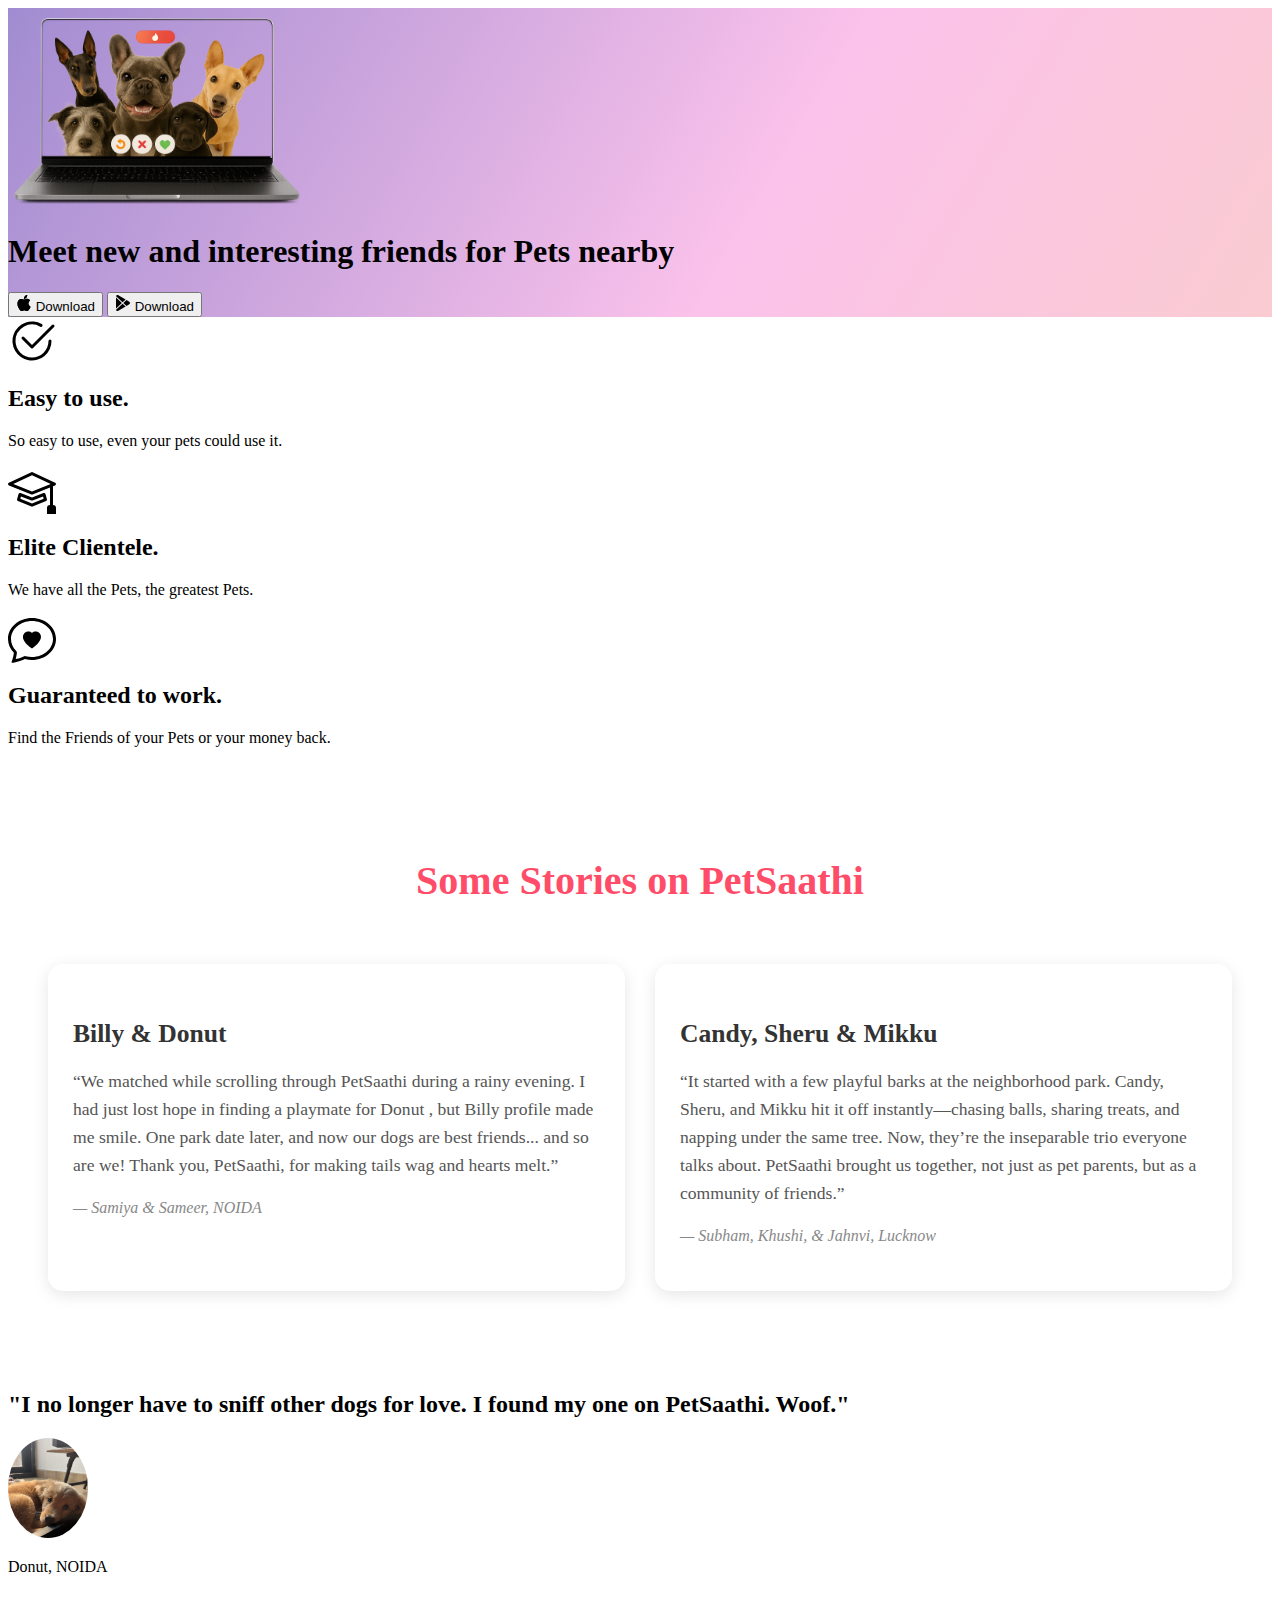
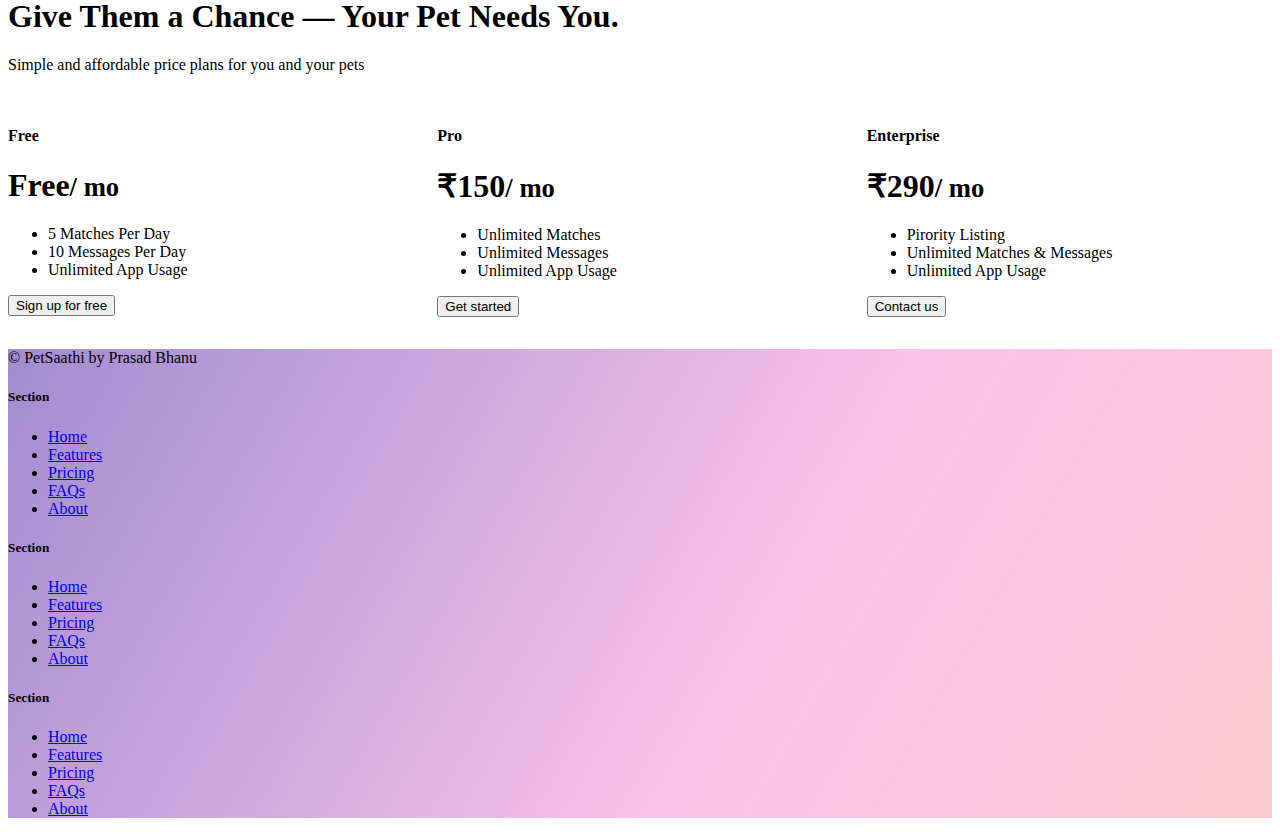
<file: index.html>
<!DOCTYPE html>
<html lang="en">

<head>
  <meta charset="UTF-8">
  <meta name="viewport" content="width=device-width, initial-scale=1.0">
  <title>PetSaathi</title>
  <link href="https://cdn.jsdelivr.net/npm/bootstrap@5.3.7/dist/css/bootstrap.min.css" rel="stylesheet" integrity="sha384-LN+7fdVzj6u52u30Kp6M/trliBMCMKTyK833zpbD+pXdCLuTusPj697FH4R/5mcr" crossorigin="anonymous">
  <link rel="stylesheet" href="style.css">
</head>
<body>
  <section id="title" class="gradient-background">
    <div class="container col-xxl-8 px-4 pt-5 ">
    <div class="row flex-lg-row-reverse align-items-center g-5 pt-5">
      <div class="col-10 col-sm-8 col-lg-6">
        <img src="pet laptop.png" class="d-block mx-lg-auto img-fluid" alt="Bootstrap Themes" height="200" loading="lazy">
      </div>
      <div class="col-lg-6">
        <h1 class="display-5 fw-bold lh-1 mb-3">Meet new and interesting friends for Pets nearby </h1>
        <div class="d-grid gap-2 d-md-flex justify-content-md-start">
          <button type="button" class="btn btn-light btn-lg px-4 me-md-2" fdprocessedid="3361oo"><svg xmlns="http://www.w3.org/2000/svg" width="16" height="16" fill="currentColor"
                class="bi bi-apple mb-1" viewBox="0 0 16 16">
<path
                  d="M11.182.008C11.148-.03 9.923.023 8.857 1.18c-1.066 1.156-.902 2.482-.878 2.516.024.034 1.52.087 2.475-1.258.955-1.345.762-2.391.728-2.43Zm3.314 11.733c-.048-.096-2.325-1.234-2.113-3.422.212-2.189 1.675-2.789 1.698-2.854.023-.065-.597-.79-1.254-1.157a3.692 3.692 0 0 0-1.563-.434c-.108-.003-.483-.095-1.254.116-.508.139-1.653.589-1.968.607-.316.018-1.256-.522-2.267-.665-.647-.125-1.333.131-1.824.328-.49.196-1.422.754-2.074 2.237-.652 1.482-.311 3.83-.067 4.56.244.729.625 1.924 1.273 2.796.576.984 1.34 1.667 1.659 1.899.319.232 1.219.386 1.843.067.502-.308 1.408-.485 1.766-.472.357.013 1.061.154 1.782.539.571.197 1.111.115 1.652-.105.541-.221 1.324-1.059 2.238-2.758.347-.79.505-1.217.473-1.282Z" />
<path
                  d="M11.182.008C11.148-.03 9.923.023 8.857 1.18c-1.066 1.156-.902 2.482-.878 2.516.024.034 1.52.087 2.475-1.258.955-1.345.762-2.391.728-2.43Zm3.314 11.733c-.048-.096-2.325-1.234-2.113-3.422.212-2.189 1.675-2.789 1.698-2.854.023-.065-.597-.79-1.254-1.157a3.692 3.692 0 0 0-1.563-.434c-.108-.003-.483-.095-1.254.116-.508.139-1.653.589-1.968.607-.316.018-1.256-.522-2.267-.665-.647-.125-1.333.131-1.824.328-.49.196-1.422.754-2.074 2.237-.652 1.482-.311 3.83-.067 4.56.244.729.625 1.924 1.273 2.796.576.984 1.34 1.667 1.659 1.899.319.232 1.219.386 1.843.067.502-.308 1.408-.485 1.766-.472.357.013 1.061.154 1.782.539.571.197 1.111.115 1.652-.105.541-.221 1.324-1.059 2.238-2.758.347-.79.505-1.217.473-1.282Z" />
</svg> Download</button>
          <button type="button" class="btn btn-light btn-lg px-4" fdprocessedid="hm1wrt"><svg xmlns="http://www.w3.org/2000/svg" width="16" height="16" fill="currentColor"
                class="bi bi-google-play mb-1" viewBox="0 0 16 16">
<path
                  d="M14.222 9.374c1.037-.61 1.037-2.137 0-2.748L11.528 5.04 8.32 8l3.207 2.96 2.694-1.586Zm-3.595 2.116L7.583 8.68 1.03 14.73c.201 1.029 1.36 1.61 2.303 1.055l7.294-4.295ZM1 13.396V2.603L6.846 8 1 13.396ZM1.03 1.27l6.553 6.05 3.044-2.81L3.333.215C2.39-.341 1.231.24 1.03 1.27Z" />
</svg> Download</button>
        </div>
      </div>
    </div>
  </div>

  </section>
  
  <section id="features">
    <div class="container" >
    <div class="row g-4 py-5 row-cols-1 row-cols-lg-3">
      <div class="col d-flex align-items-start">
        <div class="icon-square bg-light text-dark flex-shrink-0 me-3">
          <svg xmlns="http://www.w3.org/2000/svg" height="100%" fill="currentColor" class="bi bi-check2-circle"
              viewBox="0 0 16 16">
<path
                d="M2.5 8a5.5 5.5 0 0 1 8.25-4.764.5.5 0 0 0 .5-.866A6.5 6.5 0 1 0 14.5 8a.5.5 0 0 0-1 0 5.5 5.5 0 1 1-11 0z" />
<path
                d="M15.354 3.354a.5.5 0 0 0-.708-.708L8 9.293 5.354 6.646a.5.5 0 1 0-.708.708l3 3a.5.5 0 0 0 .708 0l7-7z" />
</svg>
        </div>
        <div>
          <h2>Easy to use.</h2>
          <p>So easy to use, even your pets could use it.</p>
        </div>
      </div>
      <div class="col d-flex align-items-start">
        <div class="icon-square bg-light text-dark flex-shrink-0 me-3">
          <svg xmlns="http://www.w3.org/2000/svg" height="100%" fill="currentColor" class="bi bi-mortarboard" viewBox="0 0 16 16">
<path d="M8.211 2.047a.5.5 0 0 0-.422 0l-7.5 3.5a.5.5 0 0 0 .025.917l7.5 3a.5.5 0 0 0 .372 0L14 7.14V13a1 1 0 0 0-1 1v2h3v-2a1 1 0 0 0-1-1V6.739l.686-.275a.5.5 0 0 0 .025-.917l-7.5-3.5ZM8 8.46 1.758 5.965 8 3.052l6.242 2.913L8 8.46Z"/>
<path d="M4.176 9.032a.5.5 0 0 0-.656.327l-.5 1.7a.5.5 0 0 0 .294.605l4.5 1.8a.5.5 0 0 0 .372 0l4.5-1.8a.5.5 0 0 0 .294-.605l-.5-1.7a.5.5 0 0 0-.656-.327L8 10.466 4.176 9.032Zm-.068 1.873.22-.748 3.496 1.311a.5.5 0 0 0 .352 0l3.496-1.311.22.748L8 12.46l-3.892-1.556Z"/>
</svg>
        </div>
        <div>
          <h2>Elite Clientele.</h2>
          <p>We have all the Pets, the greatest Pets.</p>
        </div>
      </div>
      <div class="col d-flex align-items-start">
        <div class="icon-square bg-light text-dark flex-shrink-0 me-3">
          <svg xmlns="http://www.w3.org/2000/svg" height="100%" fill="currentColor" class="bi bi-chat-heart" viewBox="0 0 16 16">
  <path fill-rule="evenodd" d="M2.965 12.695a1 1 0 0 0-.287-.801C1.618 10.83 1 9.468 1 8c0-3.192 3.004-6 7-6s7 2.808 7 6-3.004 6-7 6a8 8 0 0 1-2.088-.272 1 1 0 0 0-.711.074c-.387.196-1.24.57-2.634.893a11 11 0 0 0 .398-2m-.8 3.108.02-.004c1.83-.363 2.948-.842 3.468-1.105A9 9 0 0 0 8 15c4.418 0 8-3.134 8-7s-3.582-7-8-7-8 3.134-8 7c0 1.76.743 3.37 1.97 4.6a10.4 10.4 0 0 1-.524 2.318l-.003.011a11 11 0 0 1-.244.637c-.079.186.074.394.273.362a22 22 0 0 0 .693-.125M8 5.993c1.664-1.711 5.825 1.283 0 5.132-5.825-3.85-1.664-6.843 0-5.132"/>
</svg>
        </div>
        <div>
          <h2>Guaranteed to work.</h2>
          <p>Find the Friends of your Pets or your money back.</p>
        </div>
      </div>
    </div>
  </div>

  </section>

  <section id="Pet Stories">
     <div class="success-story-section">
    <h2 class="section-title">Some Stories on PetSaathi</h2>
    <div class="story-grid">
    <div class="story-card">
      <h3 class="couple-name">Billy & Donut</h3>
      <p class="story-text">
        “We matched while scrolling through PetSaathi during a rainy evening. I had just lost hope in finding a playmate for Donut , but Billy profile made me smile.
        One park date later, and now our dogs are best friends... and so are we! Thank you, PetSaathi, for making tails wag and hearts melt.”
      </p>
      <p class="story-author">— Samiya & Sameer, NOIDA </p>
    </div>
    <div class="story-card">
      <h3 class="couple-name">Candy, Sheru & Mikku</h3>
      <p class="story-text">
        “It started with a few playful barks at the neighborhood park. Candy, Sheru, and Mikku hit it off instantly—chasing balls, sharing treats, and napping under the same tree.
        Now, they’re the inseparable trio everyone talks about. PetSaathi brought us together, not just as pet parents, but as a community of friends.”
      </p>
      <p class="story-author">— Subham, Khushi, & Jahnvi, Lucknow </p>
    </div>
  </div>
  </div>

  </section>
  <section>
    <div class="my-5"> 
      <div class="p-5 text-center bg-body-tertiary">
         <div class="container py-5"> 
          <h2 class="donut-speak">"I no longer have to sniff other dogs for love. I found my one on PetSaathi. Woof."</h2>
          <img class ="donut-pic mt-5" src="itisdonut.jpg" alt="dog image">
           <p class="col-lg-8 mx-auto lead mt-2">Donut, NOIDA</p> 
          </div>
        </div>
      </div>
  </section>

  <section id="pricing">
    <div class="pricing-header px-3 py-3 pt-md-5 pb-md-4 mx-auto text-center">
      <h1 class="display-4">Give Them a Chance — Your Pet Needs You.</h1>
      <p class="lead">Simple and affordable price plans for you and your pets</p>
    </div>
    <div class="container"><div class="pricing-grid text-center">
        <div class="card mb-4 box-shadow">
          <div class="card-header">
            <h4 class="my-0 font-weight-normal">Free</h4>
          </div>
          <div class="card-body">
            <h1 class="card-title pricing-card-title">Free<small class="text-muted">/ mo</small></h1>
            <ul class="list-unstyled mt-3 mb-4">
              <li>5 Matches Per Day</li>
              <li>10 Messages Per Day</li>
              <li>Unlimited App Usage</li>
            </ul>
            <button type="button" class="btn btn-lg btn-block btn-dark">Sign up for free</button>
          </div>
        </div>
        <div class="card mb-4 box-shadow">
          <div class="card-header">
            <h4 class="my-0 font-weight-normal">Pro</h4>
          </div>
          <div class="card-body">
            <h1 class="card-title pricing-card-title">₹150<small class="text-muted">/ mo</small></h1>
            <ul class="list-unstyled mt-3 mb-4">
              <li>Unlimited Matches</li>
              <li>Unlimited Messages</li>
              <li>Unlimited App Usage</li>
            </ul>
            <button type="button" class="btn btn-lg btn-block btn-dark">Get started</button>
          </div>
        </div>
        <div class="card mb-4 box-shadow">
          <div class="card-header">
            <h4 class="my-0 font-weight-normal">Enterprise</h4>
          </div>
          <div class="card-body">
            <h1 class="card-title pricing-card-title">₹290<small class="text-muted">/ mo</small></h1>
            <ul class="list-unstyled mt-3 mb-4">
              <li>Pirority Listing</li>
              <li>Unlimited Matches & Messages</li>
              <li>Unlimited App Usage</li>
            </ul>
            <button type="button" class="btn btn-lg btn-block btn-dark">Contact us</button>
          </div>
        </div>
      </div>
    </div>

  </section>

  <section id="footer" class="gradient-background">
    <div class="container">
      <footer class="row row-cols-1 row-cols-sm-2 row-cols-md-5 py-5 my-5"> 
        <div class="col mb-3">
           <p class="text-body-secondary">© PetSaathi by Prasad Bhanu</p>
        </div>
        <div class="col mb-3"></div> 
        <div class="col mb-3">
          <h5>Section</h5>
            <ul class="nav flex-column">
              <li class="nav-item mb-2"> <a href="#" class="nav-link p-0 text-body-secondary">Home</a></li>
                <li class="nav-item mb-2"><a href="#" class="nav-link p-0 text-body-secondary">Features</a></li>
                <li class="nav-item mb-2"><a href="#" class="nav-link p-0 text-body-secondary">Pricing</a></li>
                <li class="nav-item mb-2"><a href="#" class="nav-link p-0 text-body-secondary">FAQs</a></li> 
                <li class="nav-item mb-2"><a href="#" class="nav-link p-0 text-body-secondary">About</a></li>
            </ul> 
        </div>
        <div class="col mb-3"> 
          <h5>Section</h5>
            <ul class="nav flex-column">
              <li class="nav-item mb-2"><a href="#" class="nav-link p-0 text-body-secondary">Home</a></li> 
              <li class="nav-item mb-2"><a href="#" class="nav-link p-0 text-body-secondary">Features</a></li>
              <li class="nav-item mb-2"><a href="#" class="nav-link p-0 text-body-secondary">Pricing</a></li>
              <li class="nav-item mb-2"><a href="#" class="nav-link p-0 text-body-secondary">FAQs</a></li>
              <li class="nav-item mb-2"><a href="#" class="nav-link p-0 text-body-secondary">About</a></li>
            </ul> 
        </div> <div class="col mb-3">
          <h5>Section</h5> 
          <ul class="nav flex-column">
            <li class="nav-item mb-2"><a href="#" class="nav-link p-0 text-body-secondary">Home</a></li>
            <li class="nav-item mb-2"><a href="#" class="nav-link p-0 text-body-secondary">Features</a></li>
            <li class="nav-item mb-2"><a href="#" class="nav-link p-0 text-body-secondary">Pricing</a></li> 
            <li class="nav-item mb-2"><a href="#" class="nav-link p-0 text-body-secondary">FAQs</a></li>
            <li class="nav-item mb-2"><a href="#" class="nav-link p-0 text-body-secondary">About</a></li> 
          </ul> 
        </div>
      </footer>
      </div>

  </section>

</body>
</html>
</file>
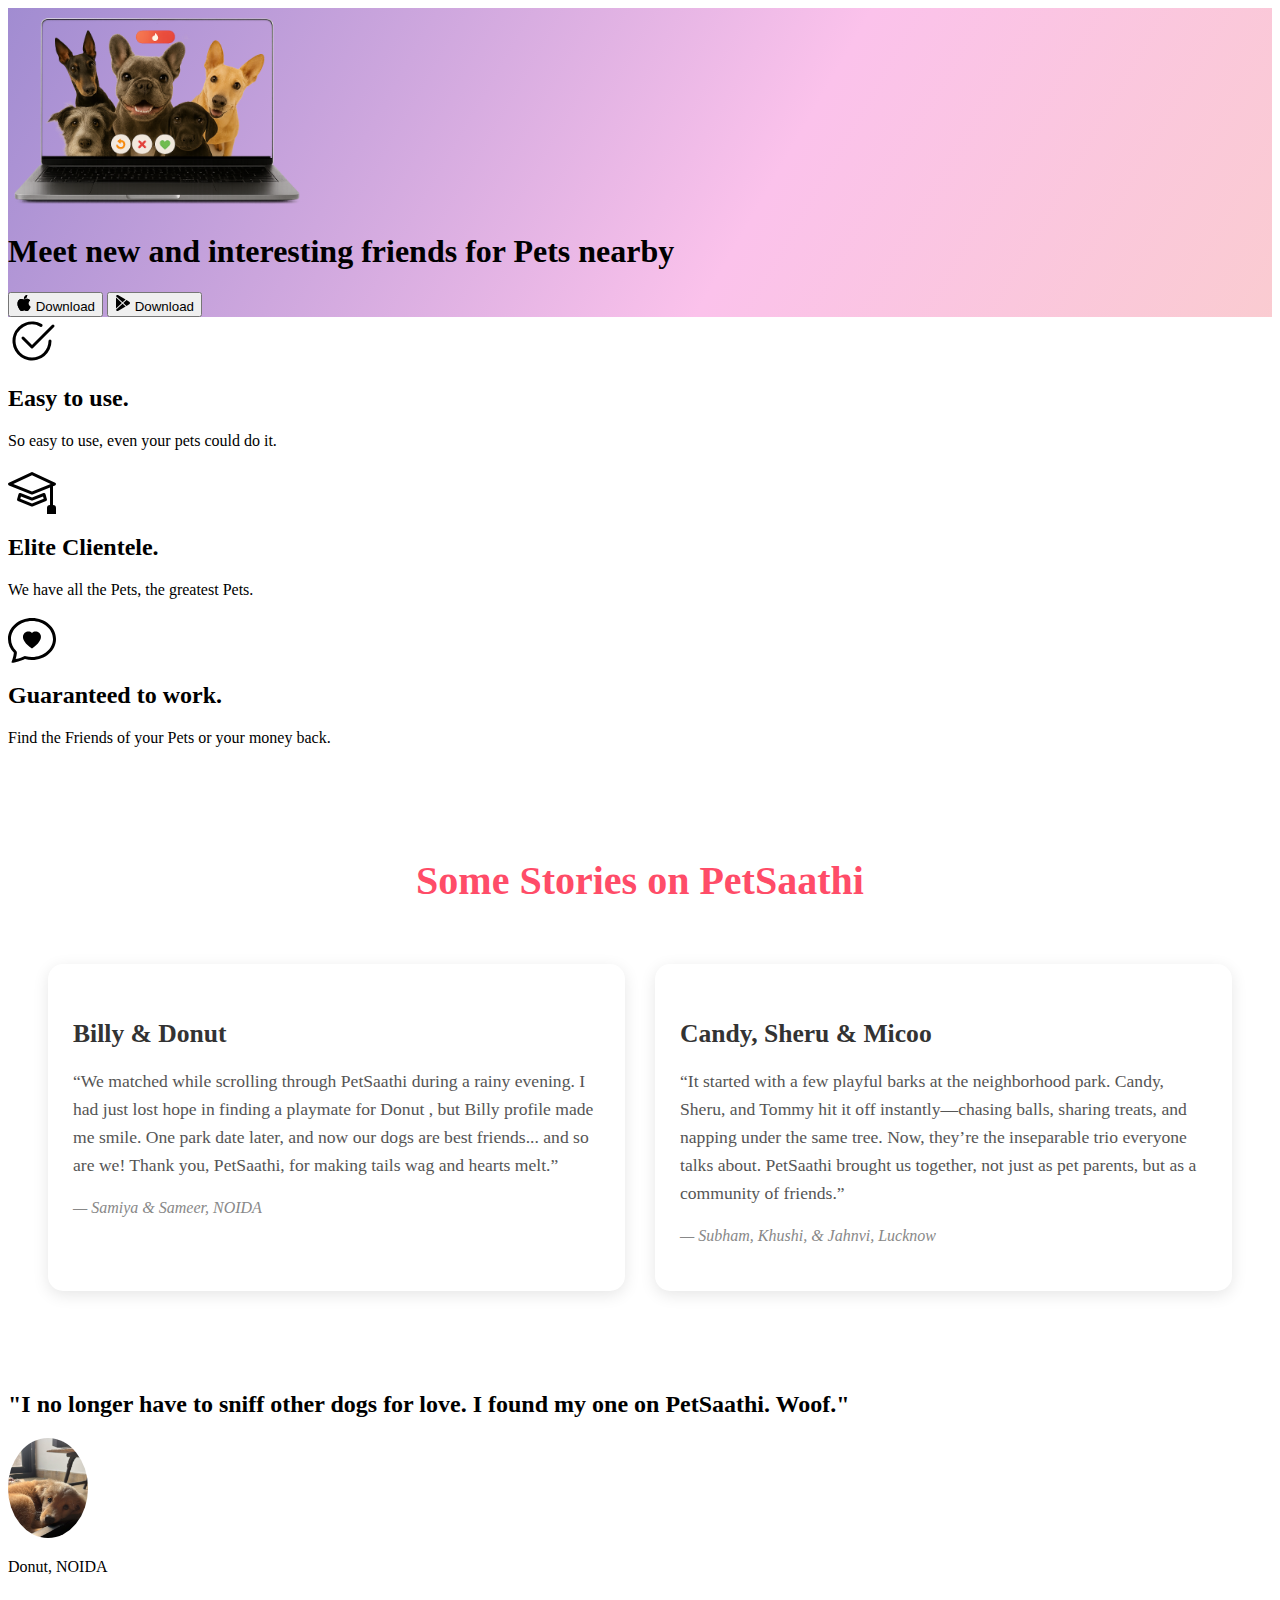
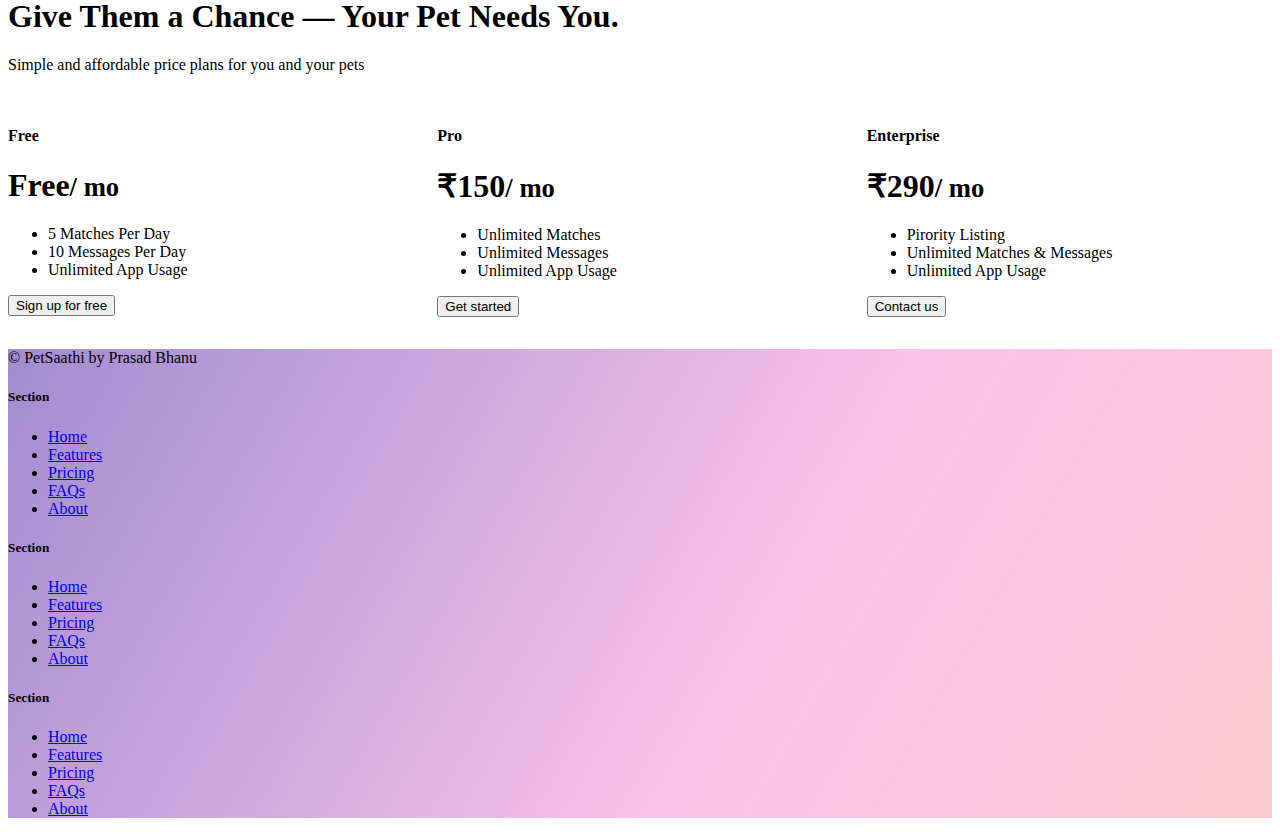
<file: PetSaathi.html>
<!DOCTYPE html>
<html lang="en">

<head>
  <meta charset="UTF-8">
  <meta name="viewport" content="width=device-width, initial-scale=1.0">
  <title>PetSaathi</title>
  <link href="https://cdn.jsdelivr.net/npm/bootstrap@5.3.7/dist/css/bootstrap.min.css" rel="stylesheet" integrity="sha384-LN+7fdVzj6u52u30Kp6M/trliBMCMKTyK833zpbD+pXdCLuTusPj697FH4R/5mcr" crossorigin="anonymous">
  <link rel="stylesheet" href="style.css">
</head>
<body>
      <!-- Title -->
  <section id="title" class="gradient-background">
    <div class="container col-xxl-8 px-4 pt-5 ">
    <div class="row flex-lg-row-reverse align-items-center g-5 pt-5">
      <div class="col-10 col-sm-8 col-lg-6">
        <img src="pet laptop.png" class="d-block mx-lg-auto img-fluid" alt="Bootstrap Themes" height="200" loading="lazy">
      </div>
      <div class="col-lg-6">
        <h1 class="display-5 fw-bold lh-1 mb-3">Meet new and interesting friends for Pets nearby </h1>
        <div class="d-grid gap-2 d-md-flex justify-content-md-start">
          <button type="button" class="btn btn-light btn-lg px-4 me-md-2" fdprocessedid="3361oo"><svg xmlns="http://www.w3.org/2000/svg" width="16" height="16" fill="currentColor"
                class="bi bi-apple mb-1" viewBox="0 0 16 16">
<path
                  d="M11.182.008C11.148-.03 9.923.023 8.857 1.18c-1.066 1.156-.902 2.482-.878 2.516.024.034 1.52.087 2.475-1.258.955-1.345.762-2.391.728-2.43Zm3.314 11.733c-.048-.096-2.325-1.234-2.113-3.422.212-2.189 1.675-2.789 1.698-2.854.023-.065-.597-.79-1.254-1.157a3.692 3.692 0 0 0-1.563-.434c-.108-.003-.483-.095-1.254.116-.508.139-1.653.589-1.968.607-.316.018-1.256-.522-2.267-.665-.647-.125-1.333.131-1.824.328-.49.196-1.422.754-2.074 2.237-.652 1.482-.311 3.83-.067 4.56.244.729.625 1.924 1.273 2.796.576.984 1.34 1.667 1.659 1.899.319.232 1.219.386 1.843.067.502-.308 1.408-.485 1.766-.472.357.013 1.061.154 1.782.539.571.197 1.111.115 1.652-.105.541-.221 1.324-1.059 2.238-2.758.347-.79.505-1.217.473-1.282Z" />
<path
                  d="M11.182.008C11.148-.03 9.923.023 8.857 1.18c-1.066 1.156-.902 2.482-.878 2.516.024.034 1.52.087 2.475-1.258.955-1.345.762-2.391.728-2.43Zm3.314 11.733c-.048-.096-2.325-1.234-2.113-3.422.212-2.189 1.675-2.789 1.698-2.854.023-.065-.597-.79-1.254-1.157a3.692 3.692 0 0 0-1.563-.434c-.108-.003-.483-.095-1.254.116-.508.139-1.653.589-1.968.607-.316.018-1.256-.522-2.267-.665-.647-.125-1.333.131-1.824.328-.49.196-1.422.754-2.074 2.237-.652 1.482-.311 3.83-.067 4.56.244.729.625 1.924 1.273 2.796.576.984 1.34 1.667 1.659 1.899.319.232 1.219.386 1.843.067.502-.308 1.408-.485 1.766-.472.357.013 1.061.154 1.782.539.571.197 1.111.115 1.652-.105.541-.221 1.324-1.059 2.238-2.758.347-.79.505-1.217.473-1.282Z" />
</svg> Download</button>
          <button type="button" class="btn btn-light btn-lg px-4" fdprocessedid="hm1wrt"><svg xmlns="http://www.w3.org/2000/svg" width="16" height="16" fill="currentColor"
                class="bi bi-google-play mb-1" viewBox="0 0 16 16">
<path
                  d="M14.222 9.374c1.037-.61 1.037-2.137 0-2.748L11.528 5.04 8.32 8l3.207 2.96 2.694-1.586Zm-3.595 2.116L7.583 8.68 1.03 14.73c.201 1.029 1.36 1.61 2.303 1.055l7.294-4.295ZM1 13.396V2.603L6.846 8 1 13.396ZM1.03 1.27l6.553 6.05 3.044-2.81L3.333.215C2.39-.341 1.231.24 1.03 1.27Z" />
</svg> Download</button>
        </div>
      </div>
    </div>
  </div>

  </section>
  <!-- Features -->
  
  <section id="features">
    <div class="container" >
    <div class="row g-4 py-5 row-cols-1 row-cols-lg-3">
      <div class="col d-flex align-items-start">
        <div class="icon-square bg-light text-dark flex-shrink-0 me-3">
          <svg xmlns="http://www.w3.org/2000/svg" height="100%" fill="currentColor" class="bi bi-check2-circle"
              viewBox="0 0 16 16">
<path
                d="M2.5 8a5.5 5.5 0 0 1 8.25-4.764.5.5 0 0 0 .5-.866A6.5 6.5 0 1 0 14.5 8a.5.5 0 0 0-1 0 5.5 5.5 0 1 1-11 0z" />
<path
                d="M15.354 3.354a.5.5 0 0 0-.708-.708L8 9.293 5.354 6.646a.5.5 0 1 0-.708.708l3 3a.5.5 0 0 0 .708 0l7-7z" />
</svg>
        </div>
        <div>
          <h2>Easy to use.</h2>
          <p>So easy to use, even your pets could do it.</p>
        </div>
      </div>
      <div class="col d-flex align-items-start">
        <div class="icon-square bg-light text-dark flex-shrink-0 me-3">
          <svg xmlns="http://www.w3.org/2000/svg" height="100%" fill="currentColor" class="bi bi-mortarboard" viewBox="0 0 16 16">
<path d="M8.211 2.047a.5.5 0 0 0-.422 0l-7.5 3.5a.5.5 0 0 0 .025.917l7.5 3a.5.5 0 0 0 .372 0L14 7.14V13a1 1 0 0 0-1 1v2h3v-2a1 1 0 0 0-1-1V6.739l.686-.275a.5.5 0 0 0 .025-.917l-7.5-3.5ZM8 8.46 1.758 5.965 8 3.052l6.242 2.913L8 8.46Z"/>
<path d="M4.176 9.032a.5.5 0 0 0-.656.327l-.5 1.7a.5.5 0 0 0 .294.605l4.5 1.8a.5.5 0 0 0 .372 0l4.5-1.8a.5.5 0 0 0 .294-.605l-.5-1.7a.5.5 0 0 0-.656-.327L8 10.466 4.176 9.032Zm-.068 1.873.22-.748 3.496 1.311a.5.5 0 0 0 .352 0l3.496-1.311.22.748L8 12.46l-3.892-1.556Z"/>
</svg>
        </div>
        <div>
          <h2>Elite Clientele.</h2>
          <p>We have all the Pets, the greatest Pets.</p>
        </div>
      </div>
      <div class="col d-flex align-items-start">
        <div class="icon-square bg-light text-dark flex-shrink-0 me-3">
          <svg xmlns="http://www.w3.org/2000/svg" height="100%" fill="currentColor" class="bi bi-chat-heart" viewBox="0 0 16 16">
  <path fill-rule="evenodd" d="M2.965 12.695a1 1 0 0 0-.287-.801C1.618 10.83 1 9.468 1 8c0-3.192 3.004-6 7-6s7 2.808 7 6-3.004 6-7 6a8 8 0 0 1-2.088-.272 1 1 0 0 0-.711.074c-.387.196-1.24.57-2.634.893a11 11 0 0 0 .398-2m-.8 3.108.02-.004c1.83-.363 2.948-.842 3.468-1.105A9 9 0 0 0 8 15c4.418 0 8-3.134 8-7s-3.582-7-8-7-8 3.134-8 7c0 1.76.743 3.37 1.97 4.6a10.4 10.4 0 0 1-.524 2.318l-.003.011a11 11 0 0 1-.244.637c-.079.186.074.394.273.362a22 22 0 0 0 .693-.125M8 5.993c1.664-1.711 5.825 1.283 0 5.132-5.825-3.85-1.664-6.843 0-5.132"/>
</svg>
        </div>
        <div>
          <h2>Guaranteed to work.</h2>
          <p>Find the Friends of your Pets or your money back.</p>
        </div>
      </div>
    </div>
  </div>

  </section>

   <!-- Testimonial -->
  <section id="Pet Stories">
     <div class="success-story-section">
    <h2 class="section-title">Some Stories on PetSaathi</h2>
    <div class="story-grid">
    <div class="story-card">
      <h3 class="couple-name">Billy & Donut</h3>
      <p class="story-text">
        “We matched while scrolling through PetSaathi during a rainy evening. I had just lost hope in finding a playmate for Donut , but Billy profile made me smile.
        One park date later, and now our dogs are best friends... and so are we! Thank you, PetSaathi, for making tails wag and hearts melt.”
      </p>
      <p class="story-author">— Samiya & Sameer, NOIDA </p>
    </div>
    <div class="story-card">
      <h3 class="couple-name">Candy, Sheru & Micoo</h3>
      <p class="story-text">
        “It started with a few playful barks at the neighborhood park. Candy, Sheru, and Tommy hit it off instantly—chasing balls, sharing treats, and napping under the same tree.
        Now, they’re the inseparable trio everyone talks about. PetSaathi brought us together, not just as pet parents, but as a community of friends.”
      </p>
      <p class="story-author">— Subham, Khushi, & Jahnvi, Lucknow </p>
    </div>
  </div>
  </div>

  </section>
<!--testimonial-->
  <section>
    <div class="my-5"> 
      <div class="p-5 text-center bg-body-tertiary">
         <div class="container py-5"> 
          <h2 class="donut-speak">"I no longer have to sniff other dogs for love. I found my one on PetSaathi. Woof."</h2>
          <img class ="donut-pic mt-5" src="itisdonut.jpg" alt="dog image">
           <p class="col-lg-8 mx-auto lead mt-2">Donut, NOIDA</p> 
          </div>
        </div>
      </div>
  </section>
  <!-- Pricing -->
  <section id="pricing">
    <div class="pricing-header px-3 py-3 pt-md-5 pb-md-4 mx-auto text-center">
      <h1 class="display-4">Give Them a Chance — Your Pet Needs You.</h1>
      <p class="lead">Simple and affordable price plans for you and your pets</p>
    </div>
    <div class="container"><div class="pricing-grid text-center">
        <div class="card mb-4 box-shadow">
          <div class="card-header">
            <h4 class="my-0 font-weight-normal">Free</h4>
          </div>
          <div class="card-body">
            <h1 class="card-title pricing-card-title">Free<small class="text-muted">/ mo</small></h1>
            <ul class="list-unstyled mt-3 mb-4">
              <li>5 Matches Per Day</li>
              <li>10 Messages Per Day</li>
              <li>Unlimited App Usage</li>
            </ul>
            <button type="button" class="btn btn-lg btn-block btn-dark">Sign up for free</button>
          </div>
        </div>
        <div class="card mb-4 box-shadow">
          <div class="card-header">
            <h4 class="my-0 font-weight-normal">Pro</h4>
          </div>
          <div class="card-body">
            <h1 class="card-title pricing-card-title">₹150<small class="text-muted">/ mo</small></h1>
            <ul class="list-unstyled mt-3 mb-4">
              <li>Unlimited Matches</li>
              <li>Unlimited Messages</li>
              <li>Unlimited App Usage</li>
            </ul>
            <button type="button" class="btn btn-lg btn-block btn-dark">Get started</button>
          </div>
        </div>
        <div class="card mb-4 box-shadow">
          <div class="card-header">
            <h4 class="my-0 font-weight-normal">Enterprise</h4>
          </div>
          <div class="card-body">
            <h1 class="card-title pricing-card-title">₹290<small class="text-muted">/ mo</small></h1>
            <ul class="list-unstyled mt-3 mb-4">
              <li>Pirority Listing</li>
              <li>Unlimited Matches & Messages</li>
              <li>Unlimited App Usage</li>
            </ul>
            <button type="button" class="btn btn-lg btn-block btn-dark">Contact us</button>
          </div>
        </div>
      </div>
    </div>

  </section>
  <!-- Footer -->
  <section id="footer" class="gradient-background">
    <div class="container">
      <footer class="row row-cols-1 row-cols-sm-2 row-cols-md-5 py-5 my-5"> 
        <div class="col mb-3">
           <p class="text-body-secondary">© PetSaathi by Prasad Bhanu</p>
        </div>
        <div class="col mb-3"></div> 
        <div class="col mb-3">
          <h5>Section</h5>
            <ul class="nav flex-column">
              <li class="nav-item mb-2"> <a href="#" class="nav-link p-0 text-body-secondary">Home</a></li>
                <li class="nav-item mb-2"><a href="#" class="nav-link p-0 text-body-secondary">Features</a></li>
                <li class="nav-item mb-2"><a href="#" class="nav-link p-0 text-body-secondary">Pricing</a></li>
                <li class="nav-item mb-2"><a href="#" class="nav-link p-0 text-body-secondary">FAQs</a></li> 
                <li class="nav-item mb-2"><a href="#" class="nav-link p-0 text-body-secondary">About</a></li>
            </ul> 
        </div>
        <div class="col mb-3"> 
          <h5>Section</h5>
            <ul class="nav flex-column">
              <li class="nav-item mb-2"><a href="#" class="nav-link p-0 text-body-secondary">Home</a></li> 
              <li class="nav-item mb-2"><a href="#" class="nav-link p-0 text-body-secondary">Features</a></li>
              <li class="nav-item mb-2"><a href="#" class="nav-link p-0 text-body-secondary">Pricing</a></li>
              <li class="nav-item mb-2"><a href="#" class="nav-link p-0 text-body-secondary">FAQs</a></li>
              <li class="nav-item mb-2"><a href="#" class="nav-link p-0 text-body-secondary">About</a></li>
            </ul> 
        </div> <div class="col mb-3">
          <h5>Section</h5> 
          <ul class="nav flex-column">
            <li class="nav-item mb-2"><a href="#" class="nav-link p-0 text-body-secondary">Home</a></li>
            <li class="nav-item mb-2"><a href="#" class="nav-link p-0 text-body-secondary">Features</a></li>
            <li class="nav-item mb-2"><a href="#" class="nav-link p-0 text-body-secondary">Pricing</a></li> 
            <li class="nav-item mb-2"><a href="#" class="nav-link p-0 text-body-secondary">FAQs</a></li>
            <li class="nav-item mb-2"><a href="#" class="nav-link p-0 text-body-secondary">About</a></li> 
          </ul> 
        </div>
      </footer>
      </div>

  </section>

</body>
</html>
</file>
<file: style.css>
.gradient-background {
  background: linear-gradient(300deg, #ff9a9e, #fad0c4, #fbc2eb, #a18cd1);
  background-size: 180% 180%;
  animation: gradient-animation 18s ease infinite;
}


@keyframes gradient-animation {
  0% { background-position: 0% 50%; }
  50% { background-position: 100% 50%; }
  100% { background-position: 0% 50%; }
}


.icon-square {
  width: 3rem;
  height: 3rem;
  border-radius: 0.75rem;
}

.profile-img {
  height: 100px;
  border-radius: 50%;
}

.success-story-section {
  background: linear-gradient(300deg, #ffffff);
  background-size: 180% 180%;
  animation: gradient-animation 18s ease infinite;
  padding: 60px 20px;
  text-align: center ;
}

.section-title {
  font-size: 2.5rem;
  color: #ff4c68;
  margin-bottom: 40px;
}

.story-card {
  background: #ffffff;
  max-width: 800px;
  margin: 20px auto;
  padding: 30px 25px;
  border-radius: 15px;
  box-shadow: 0 4px 16px rgba(0, 0, 0, 0.1);
  text-align: left;
  display: auto; /* Ensures vertical layout */
}

.couple-name {
  color: #333;
  font-size: 1.6rem;
  margin-bottom: 15px;
}

.story-text {
  color: #555;
  font-size: 1.1rem;
  line-height: 1.6;
}

.story-author {
  color: #888;
  font-style: italic;
  margin-top: 20px;
}

.story-grid {
  display: grid;
  grid-template-columns: repeat(auto-fit, minmax(300px, 1fr));
  gap: 30px;
  justify-items: center;
  padding: 0 20px;
}

.donut-pic{
  height: 100px;
  border-radius: 50%;
}

.pricing-grid {
  display: grid;
  grid-template-columns: repeat(auto-fit, minmax(280px, 1fr));
  gap: 1.5rem;
  margin: 2rem 0;
  
}
</file>
